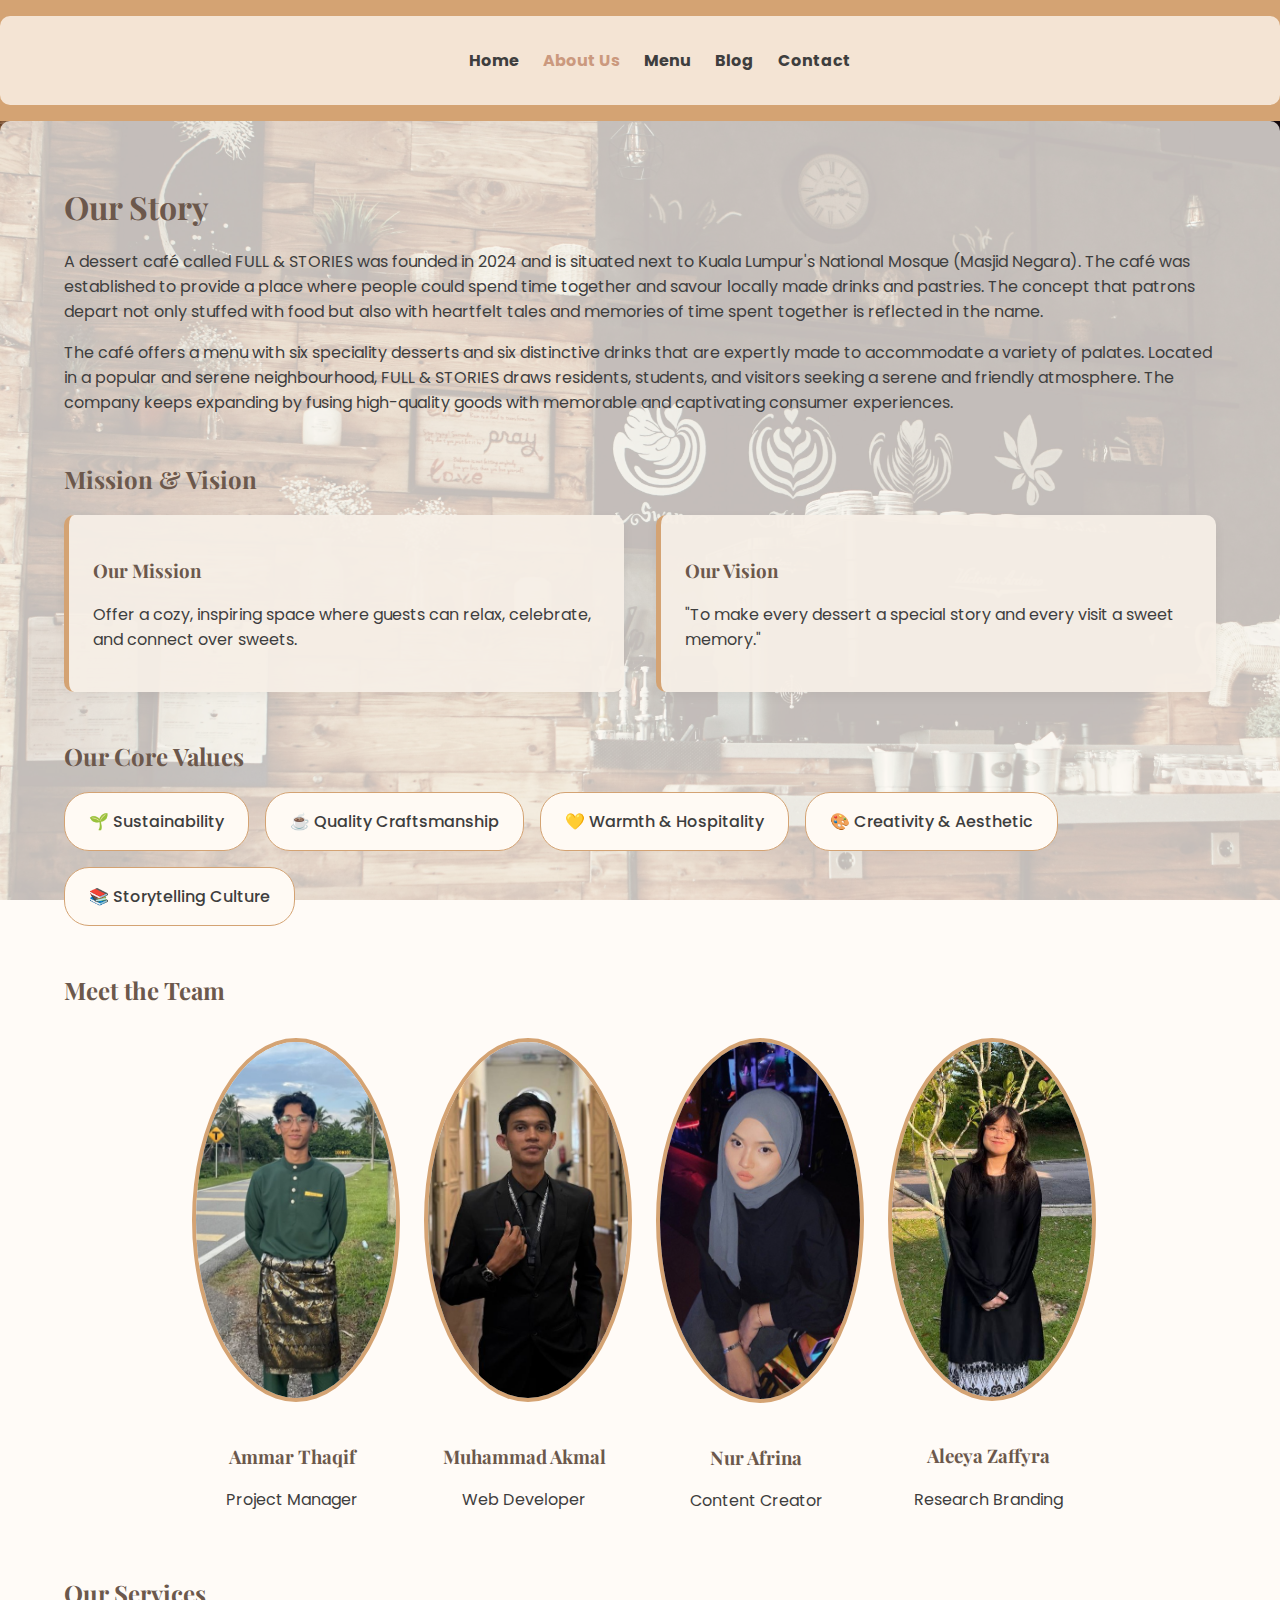
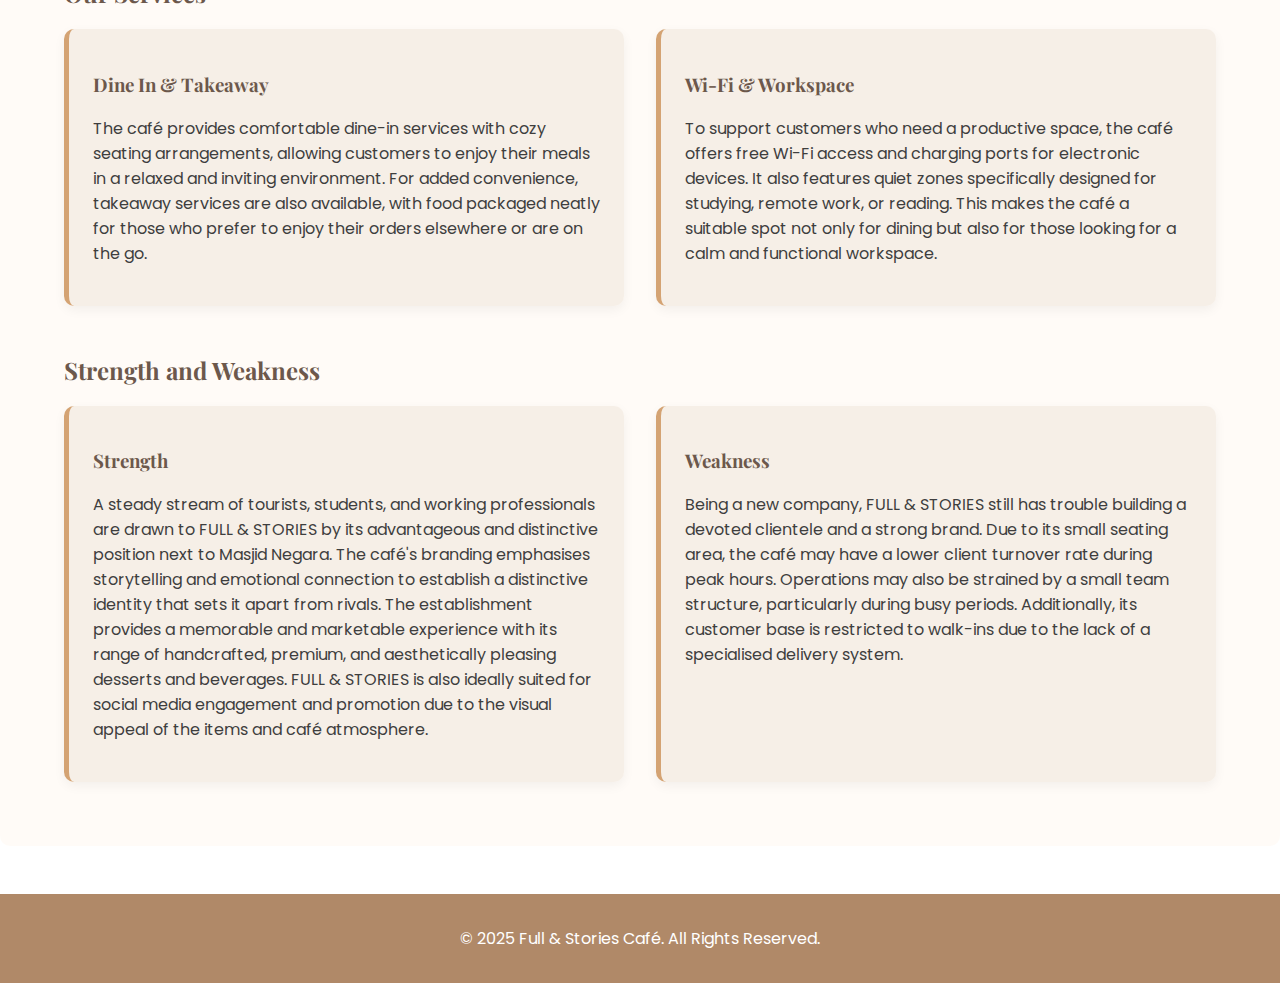
<file: about.html>
<!DOCTYPE html>
<html lang="en">
<head>
  <meta charset="UTF-8">
  <meta name="viewport" content="width=device-width, initial-scale=1">
  <title>About Us | Full & Stories Café</title>
  <link rel="stylesheet" href="css/style.css">
  <link href="https://fonts.googleapis.com/css2?family=Playfair+Display&family=Poppins&display=swap" rel="stylesheet">
</head>
<body>
  <header class="site-header">
    <div class="container">
      <nav class="main-nav">
        <ul>
          <li><a href="index.html">Home</a></li>
          <li><a href="about.html" class="active">About Us</a></li>
          <li><a href="products.html">Menu</a></li>
          <li><a href="blog.html">Blog</a></li>
          <li><a href="contact.html">Contact</a></li>
        </ul>
      </nav>
    </div>
  </header>

  <main class="container">
    <section class="about-intro">
      <h1>Our Story</h1>
      <p>
        A dessert café called FULL & STORIES was founded in 2024 and is situated next to Kuala
        Lumpur's National Mosque (Masjid Negara). The café was established to provide a place where
        people could spend time together and savour locally made drinks and pastries. The concept that
        patrons depart not only stuffed with food but also with heartfelt tales and memories of time
        spent together is reflected in the name.</p>
      <p>
        The café offers a menu with six speciality desserts and six distinctive drinks that are expertly
        made to accommodate a variety of palates. Located in a popular and serene neighbourhood,
        FULL & STORIES draws residents, students, and visitors seeking a serene and friendly
        atmosphere. The company keeps expanding by fusing high-quality goods with memorable and
        captivating consumer experiences.
      </p>
    </section>

    <section class="mission-vision">
      <h2>Mission & Vision</h2>
      <div class="mv-content">
        <div>
          <h3>Our Mission</h3>
          <p>Offer a cozy, inspiring space where guests can relax, celebrate, and connect over sweets.</p>
        </div>
        <div>
          <h3>Our Vision</h3>
          <p>"To make every dessert a special story and every visit a sweet memory."</p>
        </div>
      </div>
    </section>

    <section class="core-values">
      <h2>Our Core Values</h2>
      <ul>
        <li>🌱 Sustainability</li>
        <li>☕ Quality Craftsmanship</li>
        <li>💛 Warmth & Hospitality</li>
        <li>🎨 Creativity & Aesthetic</li>
        <li>📚 Storytelling Culture</li>
      </ul>
    </section>

    <section class="team">
      <h2>Meet the Team</h2>
      <div class="team-members">
        <div class="member">
          <img src="images/Ammar1.jpg" alt="Ammar - Project Manager" />
          <h3>Ammar Thaqif</h3>
          <p>Project Manager</p>
        </div>
        <div class="member">
          <img src="images/Akmal1.jpg" alt="Akmal - Web Developer" />
          <h3>Muhammad Akmal</h3>
          <p>Web Developer</p>
        </div>
        <div class="member">
          <img src="images/Afrina1.jpg" alt="Afrina - Content Creator" />
          <h3>Nur Afrina</h3>
          <p>Content Creator</p>
        </div>
        <div class="member">
          <img src="images/Aleeya.jpg" alt="Aleeya - Research Branding" />
          <h3>Aleeya Zaffyra</h3>
          <p>Research Branding</p>
        </div>
      </div>
    </section>

    <section class="services">
  <h2>Our Services</h2>
  <div class="mv-content">
    <div>
      <h3>Dine In & Takeaway</h3>
      <p>The café provides comfortable dine-in services with cozy seating arrangements, allowing customers to enjoy their meals in a relaxed and inviting environment. For added convenience, takeaway services are also available, with food packaged neatly for those who prefer to enjoy their orders elsewhere or are on the go.</p>
    </div>
    <div>
      <h3>Wi-Fi & Workspace</h3>
      <p>To support customers who need a productive space, the café offers free Wi-Fi access and charging ports for electronic devices. It also features quiet zones specifically designed for studying, remote work, or reading. This makes the café a suitable spot not only for dining but also for those looking for a calm and functional workspace.</p>
    </div>
  </div>
</section>

<section class="swot">
  <h2>Strength and Weakness</h2>
  <div class="mv-content">
    <div>
      <h3>Strength</h3>
      <p>
        A steady stream of tourists, students, and working professionals are drawn to FULL & STORIES by its advantageous and distinctive position next to Masjid Negara. The café's branding emphasises storytelling and emotional connection to establish a distinctive identity that sets it apart from rivals. The establishment provides a memorable and marketable experience with its range of handcrafted, premium, and aesthetically pleasing desserts and beverages. FULL & STORIES is also ideally suited for social media engagement and promotion due to the visual appeal of the items and café atmosphere.
      </p>
    </div>
    <div>
      <h3>Weakness</h3>
      <p>
        Being a new company, FULL & STORIES still has trouble building a devoted clientele and a strong brand. Due to its small seating area, the café may have a lower client turnover rate during peak hours. Operations may also be strained by a small team structure, particularly during busy periods. Additionally, its customer base is restricted to walk-ins due to the lack of a specialised delivery system.
      </p>
    </div>
  </div>
</section>



  </main>

  <footer class="site-footer">
    <p>&copy; 2025 Full & Stories Café. All Rights Reserved.</p>
  </footer>
</body>
</html>
</file>
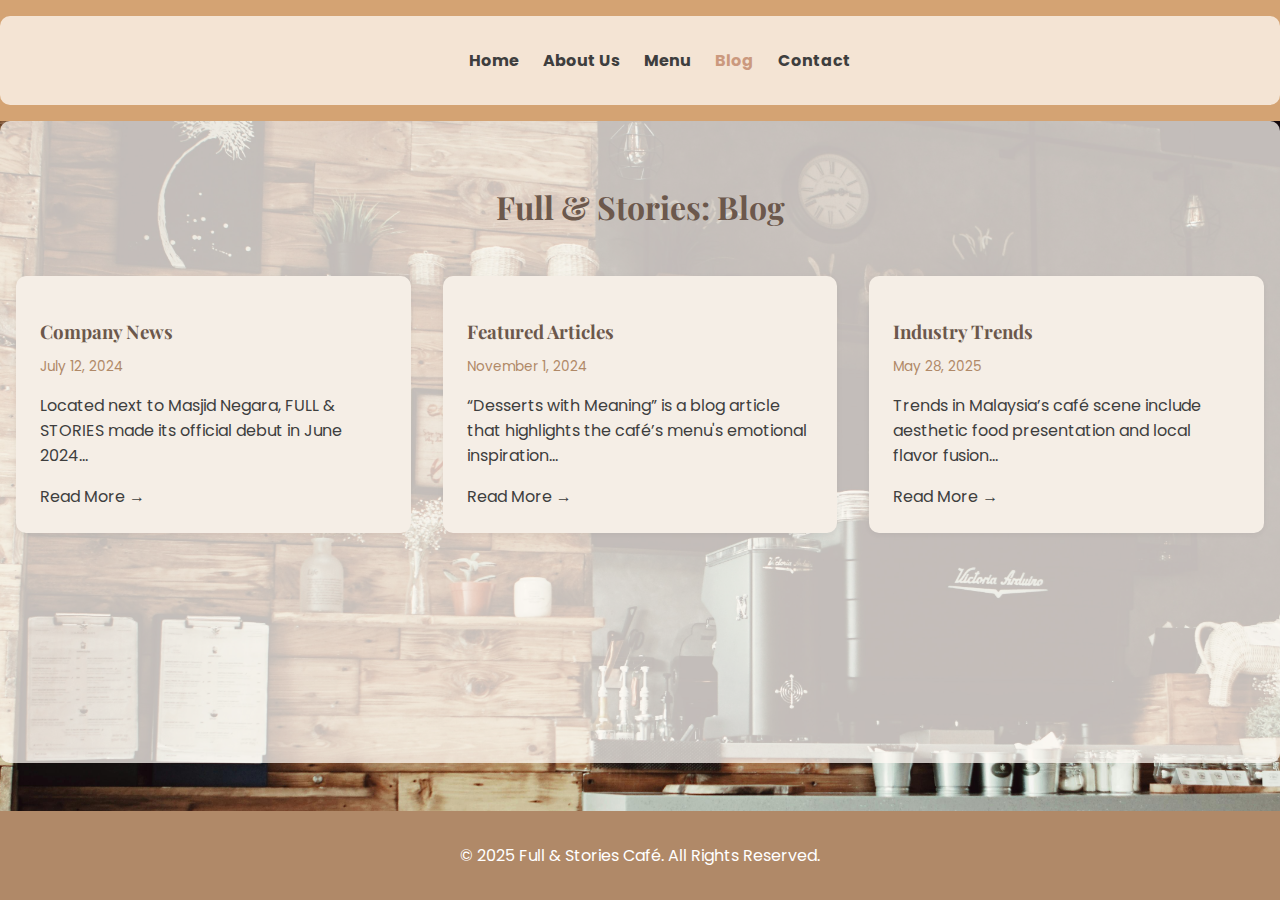
<file: blog.html>
<!DOCTYPE html>
<html lang="en">
<head>
  <meta charset="UTF-8" />
  <meta name="viewport" content="width=device-width, initial-scale=1" />
  <title>Blog | Full & Stories Café</title>
  <link rel="stylesheet" href="css/style.css" />
  <link href="https://fonts.googleapis.com/css2?family=Playfair+Display&family=Poppins&display=swap" rel="stylesheet" />
</head>
<body class="blog-body">
  <div class="blog-wrapper">
    <header class="site-header">
      <div class="container">
        <nav class="main-nav">
          <ul>
            <li><a href="index.html">Home</a></li>
            <li><a href="about.html">About Us</a></li>
            <li><a href="products.html">Menu</a></li>
            <li><a href="blog.html" class="active">Blog</a></li>
            <li><a href="contact.html">Contact</a></li>
          </ul>
        </nav>
      </div>
    </header>

    <main class="container">
      <section class="blog-intro">
        <h1>Full & Stories: Blog</h1>
      </section>

      <section class="blog-grid">

        <!-- Blog Post: Company News -->
        <div class="blog-post">
          <h3>Company News</h3>
          <p class="date">July 12, 2024</p>
          <p>
            Located next to Masjid Negara, FULL & STORIES made its official debut in June 2024...
            <span class="more-text" style="display: none;">
              After its Strawberry Matcha Latte became popular on TikTok in July, the café saw an increase in web traffic. The group started working with regional artists on limited-edition packaging in August. To improve the consumer experience, a digital ordering system is currently being developed.
            </span>
          </p>
          <a href="#" class="read-more-toggle">Read More →</a>
        </div>

        <!-- Blog Post: Articles -->
        <div class="blog-post">
          <h3>Featured Articles</h3>
          <p class="date">November 1, 2024</p>
          <p>
            “Desserts with Meaning” is a blog article that highlights the café’s menu's emotional inspiration...
            <span class="more-text" style="display: none;">
              A local recommendation titled "Best Café After Masjid Negara" recommends FULL & STORIES as a peaceful place to stop for desserts and drinks. A little article titled "The Story Behind Our Milkshake" describes how the Cotton Candy Milkshake rose to popularity.
            </span>
          </p>
          <a href="#" class="read-more-toggle">Read More →</a>
        </div>

        <!-- Blog Post: Industry Trends -->
        <div class="blog-post">
          <h3>Industry Trends</h3>
          <p class="date">May 28, 2025</p>
          <p>
            Trends in Malaysia’s café scene include aesthetic food presentation and local flavor fusion...
            <span class="more-text" style="display: none;">
              Customers also value social media-friendly menus, healthier dessert options, and cafés that support local creatives. Emotional branding is rising as people connect stories with taste and experience.
            </span>
          </p>
          <a href="#" class="read-more-toggle">Read More →</a>
        </div>

      </section>
    </main>

    <footer class="site-footer">
      <p>&copy; 2025 Full & Stories Café. All Rights Reserved.</p>
    </footer>
  </div>

  <script>
    document.querySelectorAll('.read-more-toggle').forEach(button => {
      button.addEventListener('click', function (e) {
        e.preventDefault();
        const moreText = this.previousElementSibling.querySelector('.more-text');

        if (moreText.style.display === 'none' || !moreText.style.display) {
          moreText.style.display = 'inline';
          this.textContent = 'Read Less ←';
        } else {
          moreText.style.display = 'none';
          this.textContent = 'Read More →';
        }
      });
    });
  </script>
</body>
</html>
</file>
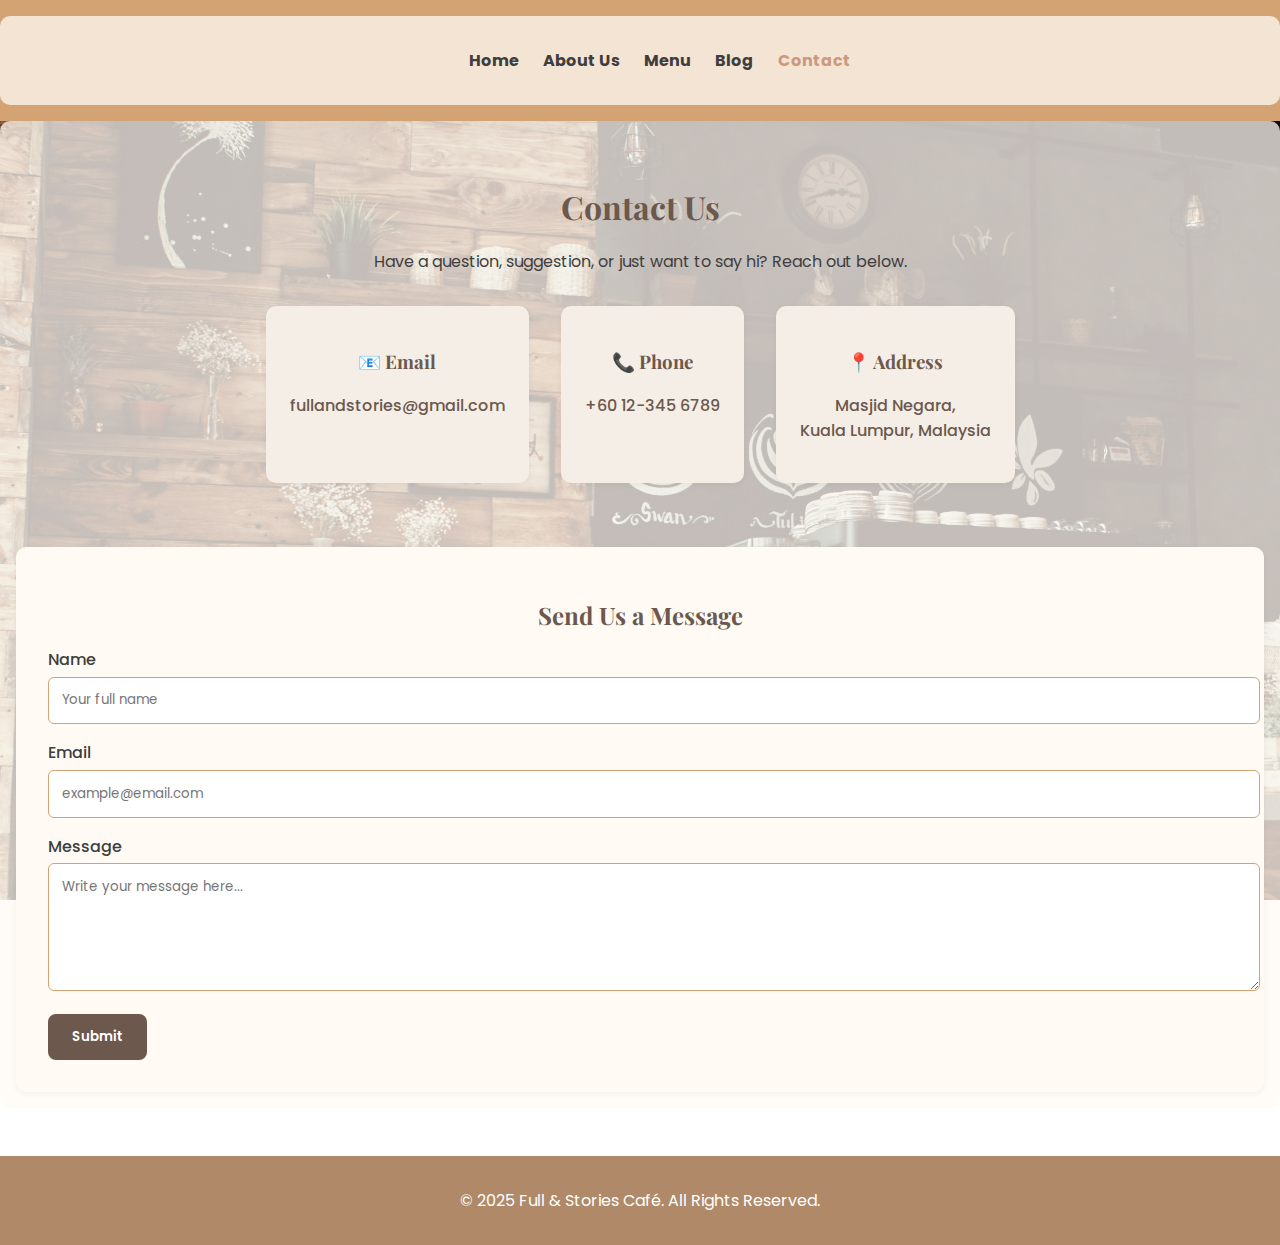
<file: contact.html>
<!DOCTYPE html>
<html lang="en">
<head>
  <meta charset="UTF-8" />
  <meta name="viewport" content="width=device-width, initial-scale=1" />
  <title>Contact Us | Full & Stories Café</title>
  <link rel="stylesheet" href="css/style.css" />
  <link href="https://fonts.googleapis.com/css2?family=Playfair+Display&family=Poppins&display=swap" rel="stylesheet" />
</head>
<body>
  <header class="site-header">
    <div class="container">
      <nav class="main-nav">
        <ul>
          <li><a href="index.html">Home</a></li>
          <li><a href="about.html">About Us</a></li>
          <li><a href="products.html">Menu</a></li>
          <li><a href="blog.html">Blog</a></li>
          <li><a href="contact.html" class="active">Contact</a></li>
        </ul>
      </nav>
    </div>
  </header>

  <main class="container">
    <section class="contact-info">
      <h1>Contact Us</h1>
      <p>Have a question, suggestion, or just want to say hi? Reach out below.</p>
      <div class="info-grid">
        <div>
          <h3>📧 Email</h3>
          <p><a href="mailto:fullandstories@gmail.com">fullandstories@gmail.com</a></p>
        </div>
        <div>
          <h3>📞 Phone</h3>
          <p><a href="tel:+60123456789">+60 12-345 6789</a></p>
        </div>
        <div>
          <h3>📍 Address</h3>
          <p><a href="https://www.google.com/maps?q=Masjid+Negara,+Kuala+Lumpur,+Malaysia" target="_blank">
            Masjid Negara,<br>Kuala Lumpur, Malaysia
          </a></p>
        </div>
      </div>
    </section>

    <section class="contact-form">
      <h2>Send Us a Message</h2>
      <form action="mailto:fullandstories@gmail.com" method="POST" enctype="text/plain" onsubmit="return handleSubmit(this)">
        <div class="form-row">
          <label for="name">Name</label>
          <input type="text" id="name" name="Name" placeholder="Your full name" required>
        </div>
        <div class="form-row">
          <label for="email">Email</label>
          <input type="email" id="email" name="Email" placeholder="example@email.com" required>
        </div>
        <div class="form-row">
          <label for="message">Message</label>
          <textarea id="message" name="Message" rows="5" placeholder="Write your message here..." required></textarea>
        </div>
        <button type="submit" class="btn">Submit</button>
      </form>
    </section>
    <div id="form-confirmation" class="confirmation-popup hidden">
  <p>✅ Thank you! Your message has been sent.</p>
</div>

  </main>

  <footer class="site-footer">
    <p>&copy; 2025 Full & Stories Café. All Rights Reserved.</p>
  </footer>

 <script>
  function handleSubmit(form) {
    setTimeout(() => {
      form.reset();
      showConfirmation();
    }, 100);
    return true;
  }

  function showConfirmation() {
    const popup = document.getElementById("form-confirmation");
    popup.classList.remove("hidden");
    popup.classList.add("show");

    setTimeout(() => {
      popup.classList.remove("show");
      popup.classList.add("hidden");
    }, 3000); // Hide after 3 seconds
  }
</script>


</body>
</html>
</file>
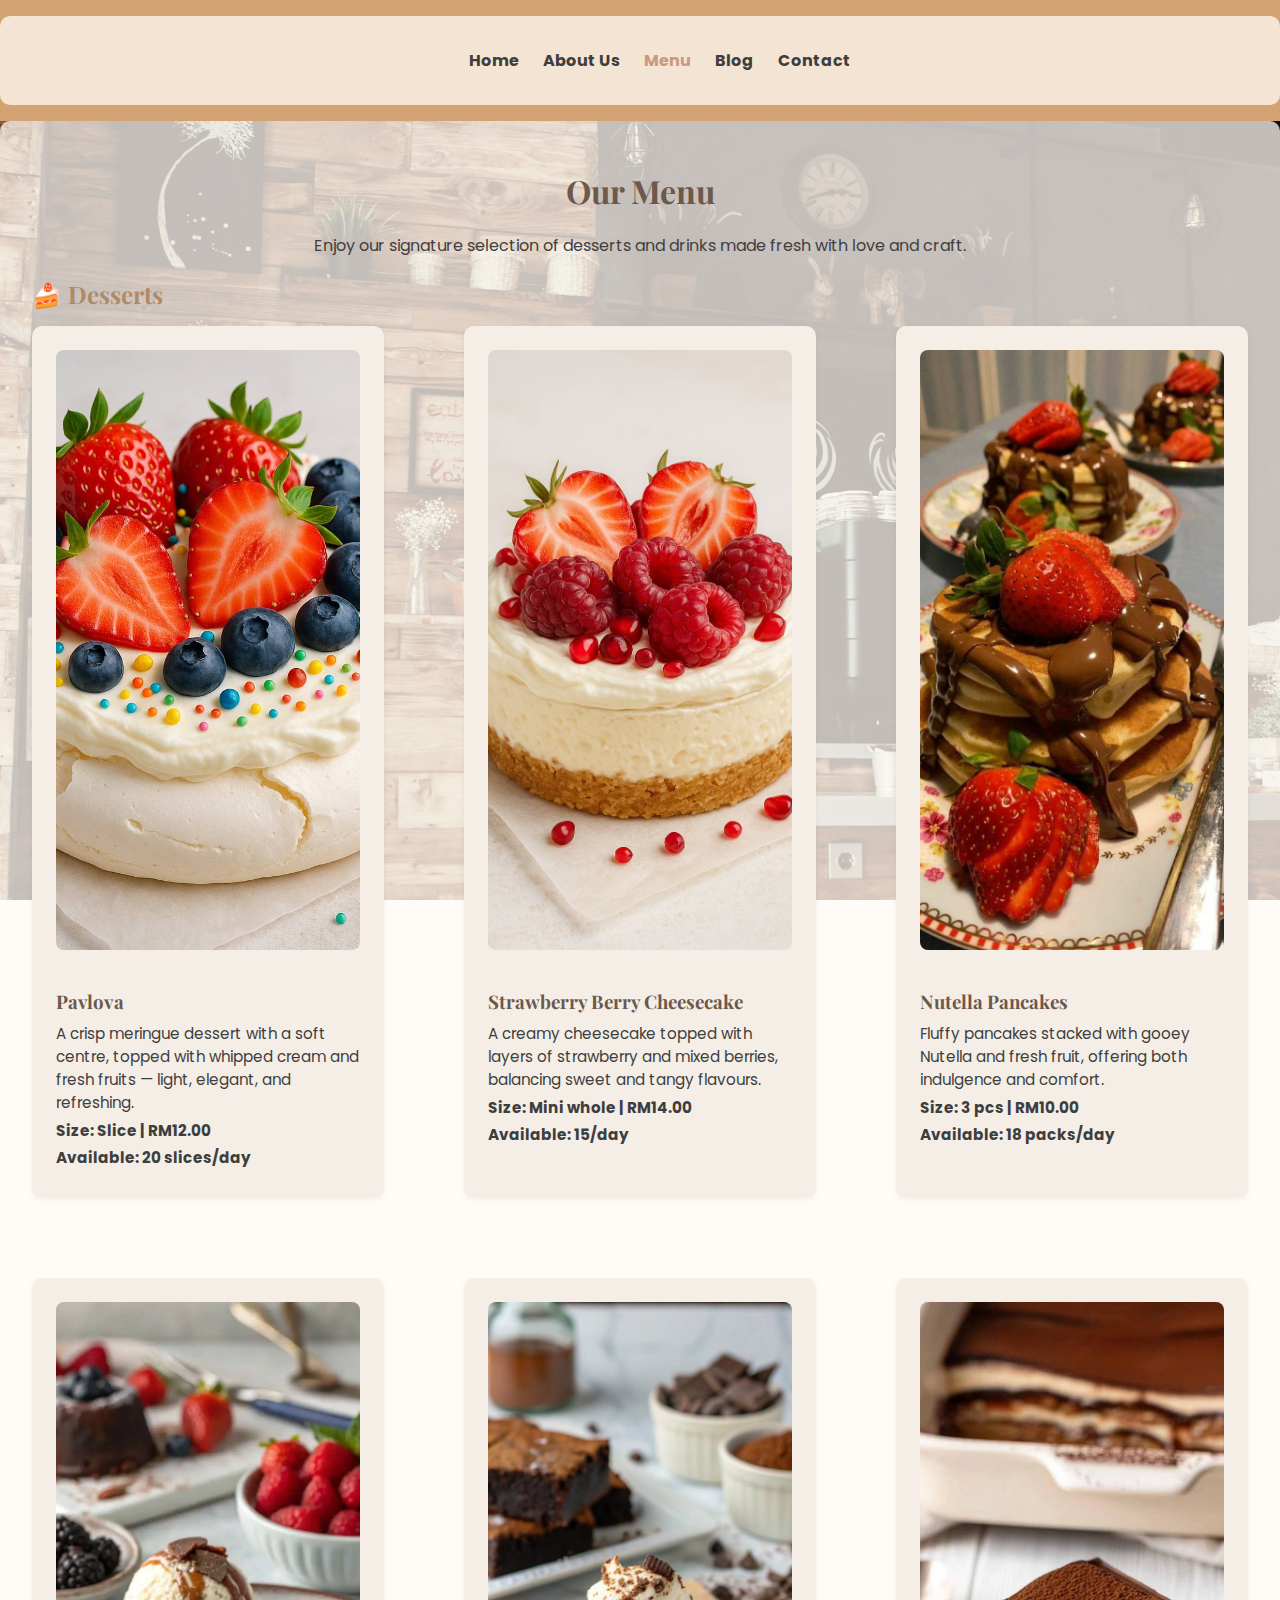
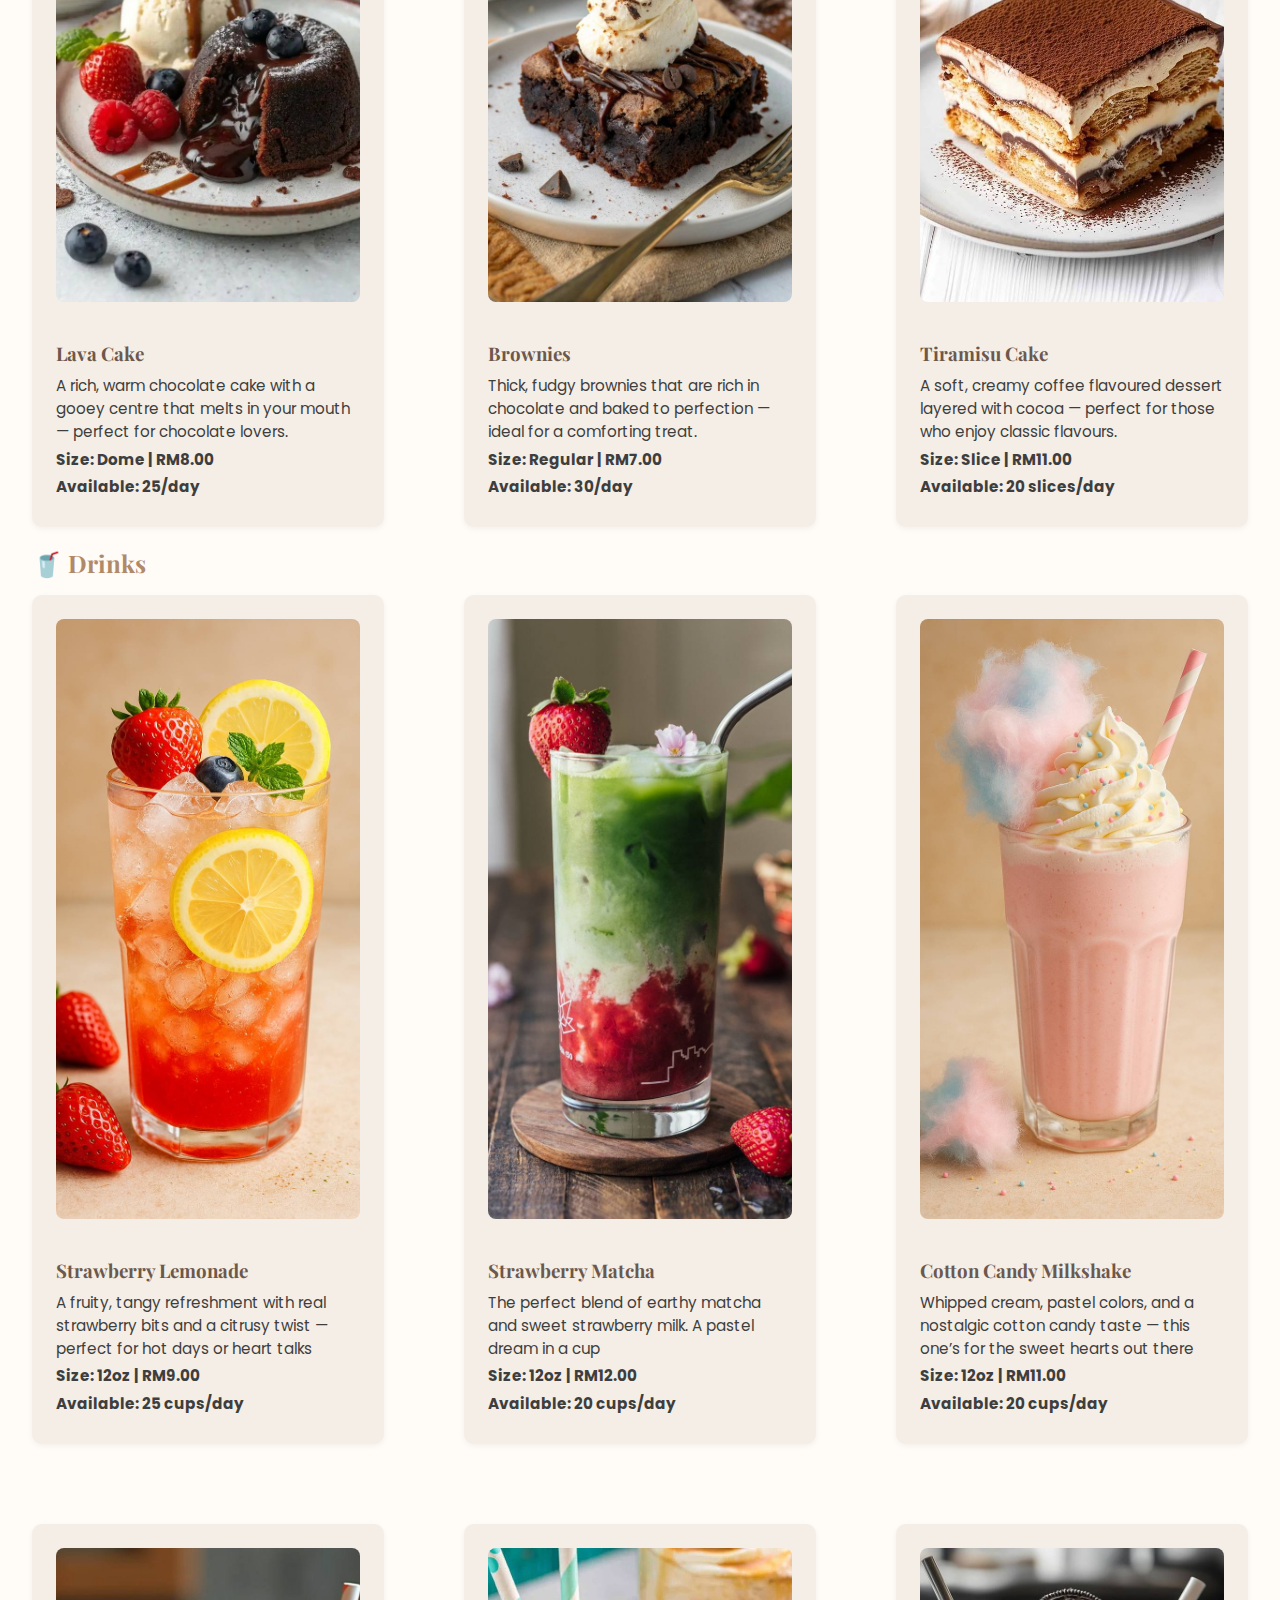
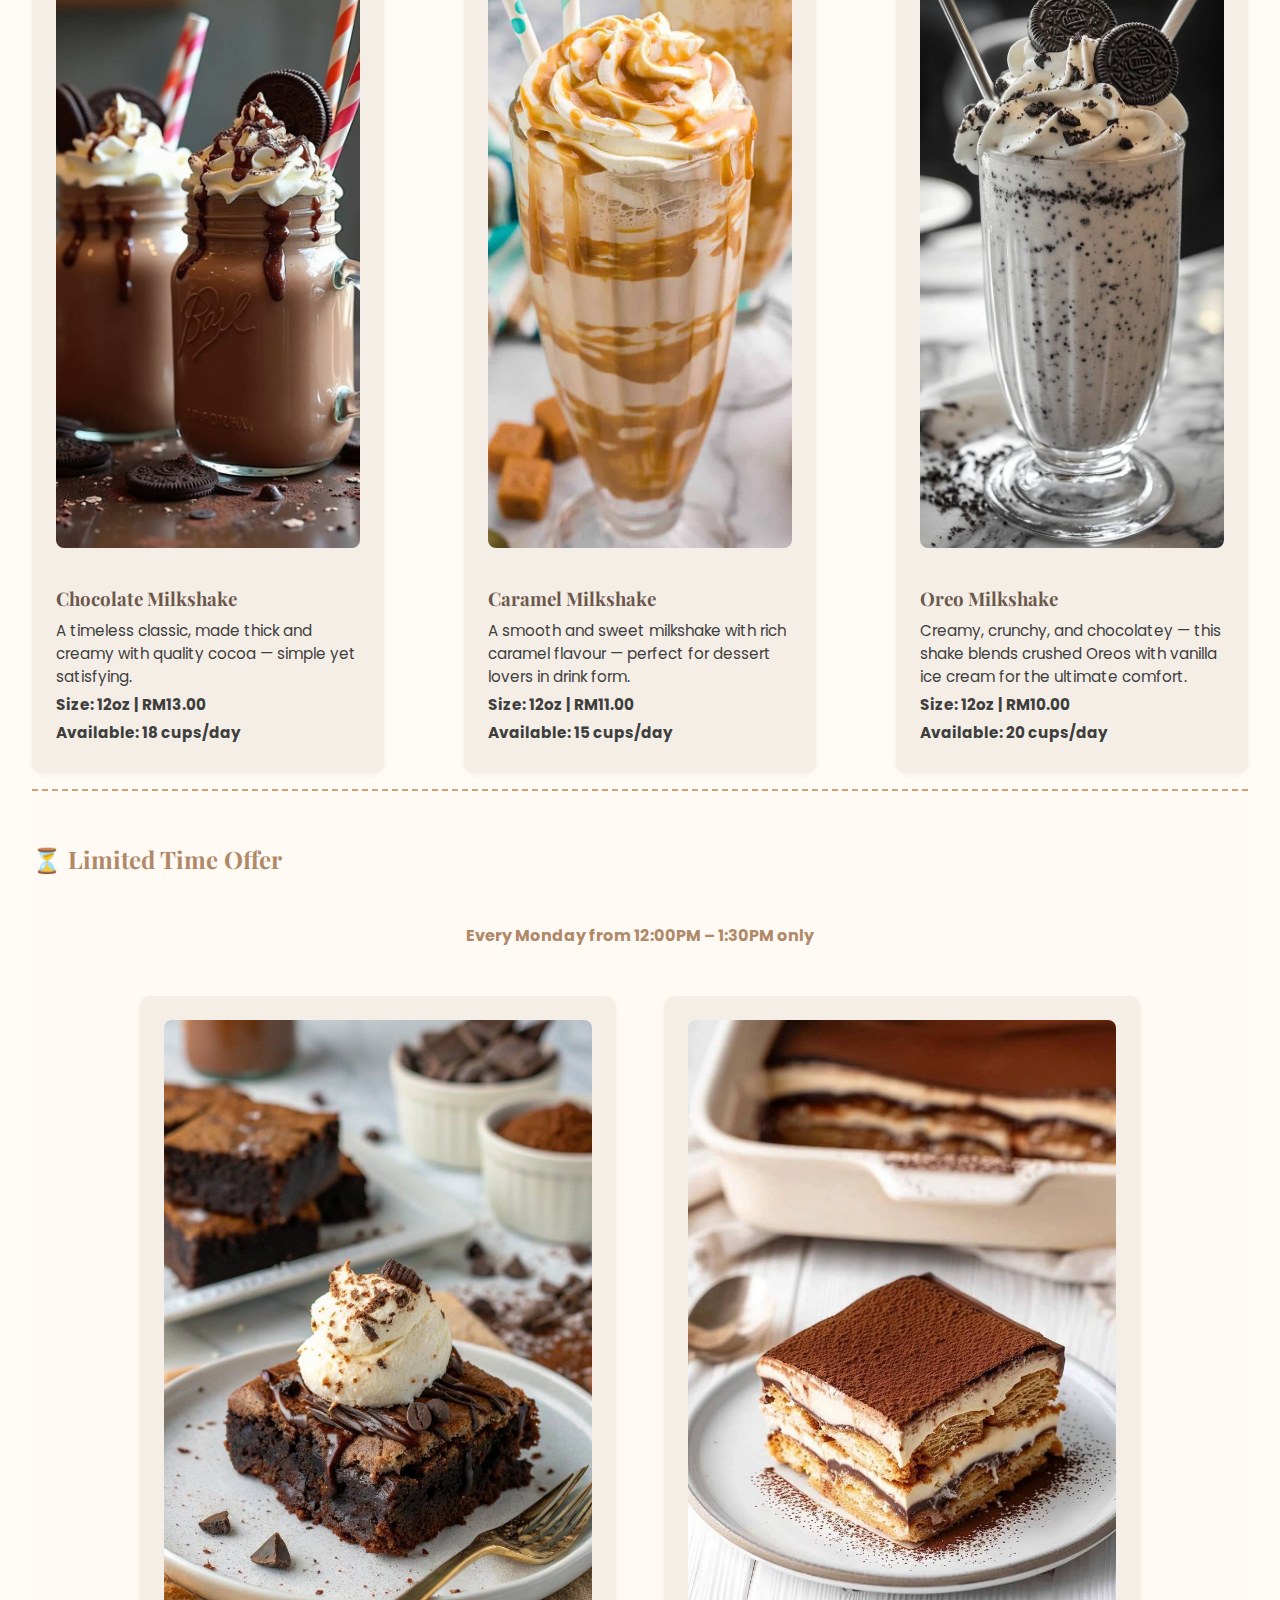
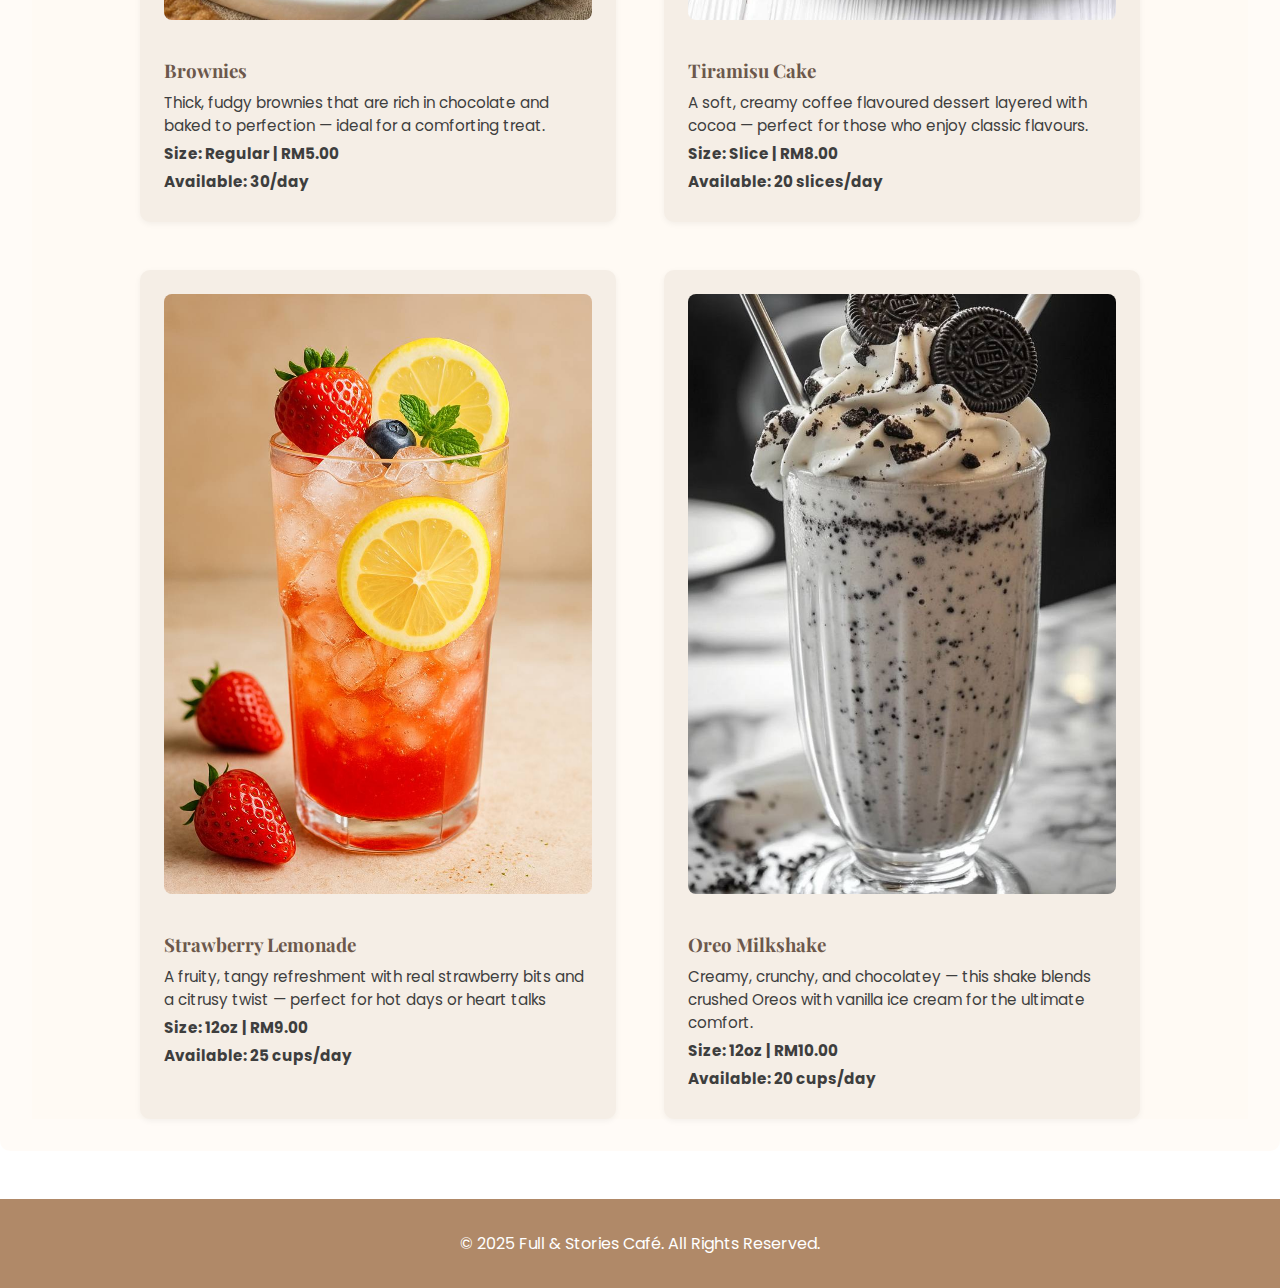
<file: products.html>
<!DOCTYPE html>
<html lang="en">
<head>
  <meta charset="UTF-8">
  <meta name="viewport" content="width=device-width, initial-scale=1">
  <title>Our Menu | Full & Stories Café</title>
  <link rel="stylesheet" href="css/style.css">
  <link href="https://fonts.googleapis.com/css2?family=Playfair+Display&family=Poppins&display=swap" rel="stylesheet">
</head>
<body>
  <header class="site-header">
    <div class="container">
      <nav class="main-nav">
        <ul>
          <li><a href="index.html">Home</a></li>
          <li><a href="about.html">About Us</a></li>
          <li><a href="products.html" class="active">Menu</a></li>
          <li><a href="blog.html">Blog</a></li>
          <li><a href="contact.html">Contact</a></li>
        </ul>
      </nav>
    </div>
  </header>

  <main class="container">
    <section class="menu-intro">
      <h1>Our Menu</h1>
      <p>Enjoy our signature selection of desserts and drinks made fresh with love and craft.</p>
    </section>

    <section class="menu-section">
      <h2>🍰 Desserts</h2>
      <div class="menu-grid">
        <div class="menu-item">
          <img src="images/pavlova.jpg" alt="Burnt Cheesecake">
          <h3>Pavlova</h3>
          <p>A crisp meringue dessert with a soft centre, topped with whipped cream and fresh fruits — light, elegant, and refreshing.</p>
          <p><strong>Size: Slice | RM12.00</p>
          <p>Available: 20 slices/day</strong></p>
        </div>
        <div class="menu-item">
          <img src="images/strawberry berry cheesecake.jpg" alt="Burnt Cheesecake">
          <h3>Strawberry Berry Cheesecake</h3>
          <p>A creamy cheesecake topped with layers of strawberry and mixed berries, balancing sweet and tangy flavours.</p>
          <p><strong>Size: Mini whole | RM14.00</p>
          <p>Available: 15/day</strong></p>
        </div>
        <div class="menu-item">
          <img src="images/nutella pancakes.jpg" alt="Burnt Cheesecake">
          <h3>Nutella Pancakes</h3>
          <p>Fluffy pancakes stacked with gooey Nutella and fresh fruit, offering both indulgence and comfort.</p>
          <p><strong>Size: 3 pcs | RM10.00</p>
          <p>Available: 18 packs/day</strong></p>
        </div>
        <div class="menu-item">
          <img src="images/lava cake.jpg" alt="Burnt Cheesecake">
          <h3>Lava Cake</h3>
          <p>A rich, warm chocolate cake with a gooey centre that melts in your mouth — perfect for chocolate lovers.</p>
          <p><strong>Size: Dome | RM8.00</p>
          <p>Available: 25/day</strong></p>
        </div>
        <div class="menu-item">
          <img src="images/brownies.jpg" alt="Burnt Cheesecake">
          <h3>Brownies</h3>
          <p>Thick, fudgy brownies that are rich in chocolate and baked to perfection — ideal for a comforting treat.</p>
          <p><strong>Size: Regular | RM7.00</p>
          <p>Available: 30/day</strong></p>
        </div>
        <div class="menu-item">
          <img src="images/tiramisu cake.jpg" alt="Burnt Cheesecake">
          <h3>Tiramisu Cake</h3>
          <p>A soft, creamy coffee flavoured dessert layered with cocoa — perfect for those who enjoy classic flavours.</p>
          <p><strong>Size: Slice | RM11.00</p>
          <p>Available: 20 slices/day</strong></p>
        </div>
      </div>
    </section>

    <section class="menu-section">
      <h2>🥤 Drinks</h2>
      <div class="menu-grid">
        <div class="menu-item">
          <img src="images/strawberry lemonade.jpg" alt="Burnt Cheesecake">
          <h3>Strawberry Lemonade</h3>
          <p>A fruity, tangy refreshment with real strawberry bits and a citrusy twist — perfect for hot days or heart talks</p>
          <p><strong>Size: 12oz | RM9.00</p>
          <p>Available: 25 cups/day</strong></p>
        </div>
        <div class="menu-item">
          <img src="images/strawberry matcha.jpg" alt="Burnt Cheesecake">
          <h3>Strawberry Matcha</h3>
          <p>The perfect blend of earthy matcha and sweet strawberry milk. A pastel dream in a cup</p>
          <p><strong>Size: 12oz | RM12.00</p>
          <p>Available: 20 cups/day</strong></p>
        </div>
        <div class="menu-item">
          <img src="images/cotton candy milkshake.jpg" alt="Burnt Cheesecake">
          <h3>Cotton Candy Milkshake</h3>
          <p>Whipped cream, pastel colors, and a nostalgic cotton candy taste — this one’s for the sweet hearts out there</p>
          <p><strong>Size: 12oz | RM11.00</p>
          <p>Available: 20 cups/day</strong></p>
        </div>
        <div class="menu-item">
          <img src="images/chocolate milkshake.jpg" alt="Burnt Cheesecake">
          <h3>Chocolate Milkshake</h3>
          <p>A timeless classic, made thick and creamy with quality cocoa — simple yet satisfying.</p>
          <p><strong>Size: 12oz | RM13.00</p>
          <p>Available: 18 cups/day</strong></p>
        </div>
        <div class="menu-item">
          <img src="images/caramel milkshake.jpg" alt="Burnt Cheesecake">
          <h3>Caramel Milkshake</h3>
          <p>A smooth and sweet milkshake with rich caramel flavour — perfect for dessert lovers in drink form.</p>
          <p><strong>Size: 12oz | RM11.00</p>
          <p>Available: 15 cups/day</strong></p>
        </div>
        <div class="menu-item">
          <img src="images/oreo milkshake.jpg" alt="Burnt Cheesecake">
          <h3>Oreo Milkshake</h3>
          <p>Creamy, crunchy, and chocolatey — this shake blends crushed Oreos with vanilla ice cream for the ultimate comfort.</p>
          <p><strong>Size: 12oz | RM10.00</p>
          <p>Available: 20 cups/day</strong></p>
        </div>
      </div>
    </section>

    <section class="menu-section limited-menu">
      <h2>⏳ Limited Time Offer</h2>
      <p class="note">Every Monday from 12:00PM – 1:30PM only</p>
      <div class="menu-grid">
        <div class="menu-item">
          <img src="images/brownies.jpg" alt="Burnt Cheesecake">
          <h3>Brownies</h3>
          <p>Thick, fudgy brownies that are rich in chocolate and baked to perfection — ideal for a comforting treat.</p>
          <p><strong>Size: Regular | RM5.00</p>
          <p>Available: 30/day</strong></p>
        </div>
        <div class="menu-item">
          <img src="images/tiramisu cake.jpg" alt="Burnt Cheesecake">
          <h3>Tiramisu Cake</h3>
          <p>A soft, creamy coffee flavoured dessert layered with cocoa — perfect for those who enjoy classic flavours.</p>
          <p><strong>Size: Slice | RM8.00</p>
          <p>Available: 20 slices/day</strong></p>
        </div>
        <div class="menu-item">
          <img src="images/strawberry lemonade.jpg" alt="Burnt Cheesecake">
          <h3>Strawberry Lemonade</h3>
          <p>A fruity, tangy refreshment with real strawberry bits and a citrusy twist — perfect for hot days or heart talks</p>
          <p><strong>Size: 12oz | RM9.00</p>
          <p>Available: 25 cups/day</strong></p>
        </div>
        <div class="menu-item">
          <img src="images/oreo milkshake.jpg" alt="Burnt Cheesecake">
          <h3>Oreo Milkshake</h3>
          <p>Creamy, crunchy, and chocolatey — this shake blends crushed Oreos with vanilla ice cream for the ultimate comfort.</p>
          <p><strong>Size: 12oz | RM10.00</p>
          <p>Available: 20 cups/day</strong></p>
        </div>
      </div>
    </section>
  </main>

  <footer class="site-footer">
    <p>&copy; 2025 Full & Stories Café. All Rights Reserved.</p>
  </footer>
</body>
</html>
</file>
<file: css/style.css>
/* Font setup */
body {
  margin: 0;
  font-family: 'Poppins', sans-serif;
  color: #3e3e3e;
  background: url('../images/cafe.jpg') no-repeat center center fixed;
  background-size: cover;
}


h1, h2, h3 {
  font-family: 'Playfair Display', serif;
  color: #6c584c;
}

a {
  text-decoration: none;
  color: inherit;
}

.container {
  background-color: rgba(255, 250, 244, 0.75); /* Light overlay */
  padding: 1rem;
  border-radius: 10px;
}


/* Header */
.site-header {
  background-color: #d4a373;
  padding: 1rem 0;
}

.site-header .container {
  display: flex;
  justify-content: center; /* Center nav horizontally */
  align-items: center;
}

.logo-placeholder {
  font-size: 1.5rem;
  font-weight: bold;
  color: #fff;
}

.main-nav ul {
  list-style: none;
  display: flex;
  gap: 1.5rem;
}

.main-nav a {
  font-weight: bold;
  transition: color 0.3s ease;
}

.main-nav a:hover,
.main-nav a.active {
  color: #cb997e;
}

/* Hero Section */
.hero {
  background-image: url('../images/banner.jpg'); /* Replace with your banner */
  background-size: cover;
  background-position: center;
  height: 80vh;
  display: flex;
  align-items: center;
  justify-content: center;
  text-align: center;
}

.hero-logo {
  max-width: 200px;
  margin-bottom: 1rem;
}

.hero-text {
  background-color: rgba(255, 250, 244, 0.75); /* Previously 0.9 */
  padding: 2rem;
  border-radius: 10px;
}


.hero h1 {
  font-size: 2.5rem;
  margin-bottom: 1rem;
}

.hero p {
  font-size: 1.2rem;
  margin-bottom: 1.5rem;
}

.btn {
  background-color: #b08968;
  color: #fff;
  padding: 0.75rem 1.5rem;
  border-radius: 25px;
  font-weight: bold;
  transition: background-color 0.3s ease;
}

.btn:hover {
  background-color: #6c584c;
}

/* Highlights */
.highlights {
  padding: 3rem 0;
  text-align: center;
}

.highlight-cards {
  display: flex;
  flex-wrap: wrap;
  gap: 2rem;
  justify-content: center;
  margin-top: 2rem;
}

.card {
  background-color: #f5eee6;
  padding: 1.5rem;
  border-radius: 10px;
  max-width: 300px;
  box-shadow: 0 4px 8px rgba(0,0,0,0.25);
  transition: transform 0.3s ease;
}

.card:hover {
  transform: translateY(-5px);
}

/* Footer */
.site-footer {
  background-color: #b08968;
  color: #fff;
  text-align: center;
  padding: 1rem;
  margin-top: 3rem;
}










/* About Page Styles */
.about-intro,
.mission-vision,
.services,
.core-values,
.team {
  margin-top: 3rem;
  margin: 3rem;
}

/* Mission, Vision, Services Flex Cards */
.mv-content {
  display: flex;
  flex-wrap: wrap;
  gap: 2rem;
}

.mv-content div {
  flex: 1 1 300px;
  background-color: rgba(245, 238, 230, 0.95);
  padding: 1.5rem;
  border-radius: 10px;
  border-left: 5px solid #d4a373;
  box-shadow: 0 4px 12px rgba(0, 0, 0, 0.05);
  transition: transform 0.3s ease;
}

.mv-content div:hover {
  transform: translateY(-3px);
}

/* Core Values */
.core-values ul {
  list-style: none;
  padding: 0;
  margin: 1rem 0;
  display: flex;
  flex-wrap: wrap;
  gap: 1rem;
}

.core-values li {
  background-color: #fffaf4;
  padding: 1rem 1.5rem;
  border: 1px solid #d4a373;
  border-radius: 25px;
  font-weight: 500;
}

/* Team Section */
.team-members {
  display: flex;
  flex-wrap: wrap;
  gap: 2rem;
  justify-content: center;
  margin-top: 2rem;
}

.member {
  text-align: center;
  max-width: 200px;
}

.member img {
  width: 100%;
  border-radius: 100%;
  border: 4px solid #d4a373;
  margin-bottom: 1rem;
}

.swot {
  margin-top: 3rem;
  margin: 3rem;
}

.swot h2 {
  text-align: left;
  color: #6c584c;
}














/* Menu Page Styles */
.menu-intro {
  text-align: center;
  margin-top: 2rem;
}

.menu-section {
  margin-top: 3rem;
  margin: 1rem;
}

.menu-section h2 {
  color: #b08968;
  margin-bottom: 1rem;
}

.menu-grid {
  display: grid;
  grid-template-columns: repeat(3, 1fr);
  gap: 5rem;
}

@media (max-width: 900px) {
  .menu-grid {
    grid-template-columns: repeat(2, 1fr);
  }
}

@media (max-width: 600px) {
  .menu-grid {
    grid-template-columns: 1fr;
  }
}


.menu-item {
  background-color: #f5eee6;
  padding: 1.5rem;
  border-radius: 10px;
  box-shadow: 0 2px 6px rgba(0,0,0,0.05);
  transition: transform 0.2s ease;
}

.menu-item:hover {
  transform: scale(1.02);
}

.menu-item h3 {
  margin-bottom: 0.5rem;
  color: #6c584c;
}

.menu-item p {
  margin: 0.3rem 0;
  font-size: 0.95rem;
}

.menu-item img {
  width: 100%;
  height: 600px;
  object-fit: cover;
  border-radius: 8px;
  margin-bottom: 0.8rem;
}

.limited-menu {
  background-color: #fffaf4;
  border-top: 2px dashed #d4a373;
  padding-top: 2rem;
  margin: 1rem;
}

.limited-menu .note {
  text-align: center;
  color: #b08968;
  font-weight: bold;
  margin-bottom: 1rem;
  margin: 3rem;
}

.limited-menu .menu-grid {
  display: grid;
  grid-template-columns: repeat(2, 1fr); /* 2 columns */
  gap: 3rem;
  margin: 0 auto;
  max-width: 1000px; /* Optional: to center & control width */
}

@media (max-width: 600px) {
  .limited-menu .menu-grid {
    grid-template-columns: 1fr;
  }
}











/* Blog Page */
.blog-intro {
  text-align: center;
  margin-top: 3rem;
}

.blog-grid {
  display: grid;
  grid-template-columns: repeat(auto-fit, minmax(280px, 1fr));
  gap: 2rem;
  margin: 3rem 0;
}

.blog-post {
  background-color: #f5eee6;
  padding: 1.5rem;
  border-radius: 10px;
  box-shadow: 0 2px 6px rgba(0, 0, 0, 0.05);
  transition: transform 0.3s ease;
}

.blog-post:hover {
  transform: translateY(-5px);
}

.blog-post img {
  width: 100%;
  height: 180px;
  object-fit: cover;
  border-radius: 8px;
  margin-bottom: 1rem;
}

.blog-post h3 {
  font-family: 'Playfair Display', serif;
  color: #6c584c;
  margin-bottom: 0.5rem;
}

.blog-post .date {
  font-size: 0.85rem;
  color: #b08968;
  margin-bottom: 0.8rem;
}

.read-more {
  display: inline-block;
  margin-top: 1rem;
  color: #b08968;
  font-weight: 600;
  text-decoration: none;
  transition: color 0.3s ease;
}

.read-more:hover {
  color: #6c584c;
}

.blog-body {
  display: flex;
  flex-direction: column;
  min-height: 100vh;
  margin: 0;
}

.blog-wrapper {
  flex: 1;
  display: flex;
  flex-direction: column;
}

.container {
  flex: 1;
}











/* Contact Page */
.contact-info {
  margin-top: 3rem;
  text-align: center;
}

.info-grid {
  display: flex;
  flex-wrap: wrap;
  justify-content: center;
  gap: 2rem;
  margin-top: 2rem;
}

.info-grid div {
  background-color: #f5eee6;
  padding: 1.5rem;
  border-radius: 10px;
  max-width: 250px;
  box-shadow: 0 2px 6px rgba(0, 0, 0, 0.05);
  transition: transform 0.3s ease;
}

.info-grid div:hover {
  transform: translateY(-5px);
}

.info-grid a {
  color: #6c584c;
  text-decoration: none;
  font-weight: 500;
}

.info-grid a:hover {
  text-decoration: underline;
  color: #a26752;
}

.contact-form {
  margin-top: 4rem;
  background-color: #fffaf4;
  padding: 2rem;
  border-radius: 10px;
  box-shadow: 0 2px 6px rgba(0, 0, 0, 0.05);
}

.contact-form h2 {
  margin-bottom: 1rem;
  color: #6c584c;
  text-align: center;
}

form {
  display: flex;
  flex-direction: column;
  gap: 1rem;
}

.form-row label {
  font-weight: 500;
  margin-bottom: 0.3rem;
  display: block;
}

.form-row input,
.form-row textarea {
  padding: 0.8rem;
  border: 1px solid #d4a373;
  border-radius: 6px;
  font-family: 'Poppins', sans-serif;
  width: 100%;
  background-color: #fff;
  color: #3e3e3e;
}

.form-row input:focus,
.form-row textarea:focus {
  border-color: #6c584c;
  outline: none;
  background-color: #fef6ee;
}

.btn {
  background-color: #6c584c;
  color: white;
  padding: 0.8rem 1.5rem;
  border: none;
  border-radius: 8px;
  font-weight: 600;
  font-family: 'Poppins', sans-serif;
  cursor: pointer;
  transition: background-color 0.3s ease;
  align-self: flex-start;
}

.btn:hover {
  background-color: #a26752;
}

/* Removed Find Us map section styles */
.map-placeholder,
.map-box {
  display: none;
}
/* Confirmation Popup Styles */
.confirmation-popup {
  position: fixed;
  bottom: 30px;
  right: 30px;
  background-color: #6c584c;
  color: #fff;
  padding: 1rem 1.5rem;
  border-radius: 8px;
  font-family: 'Poppins', sans-serif;
  font-size: 1rem;
  box-shadow: 0 4px 12px rgba(0, 0, 0, 0.2);
  opacity: 0;
  transform: translateY(20px);
  transition: all 0.4s ease;
  z-index: 1000;
}

.confirmation-popup.show {
  opacity: 1;
  transform: translateY(0);
}

.hidden {
  display: none;
}
</file>
